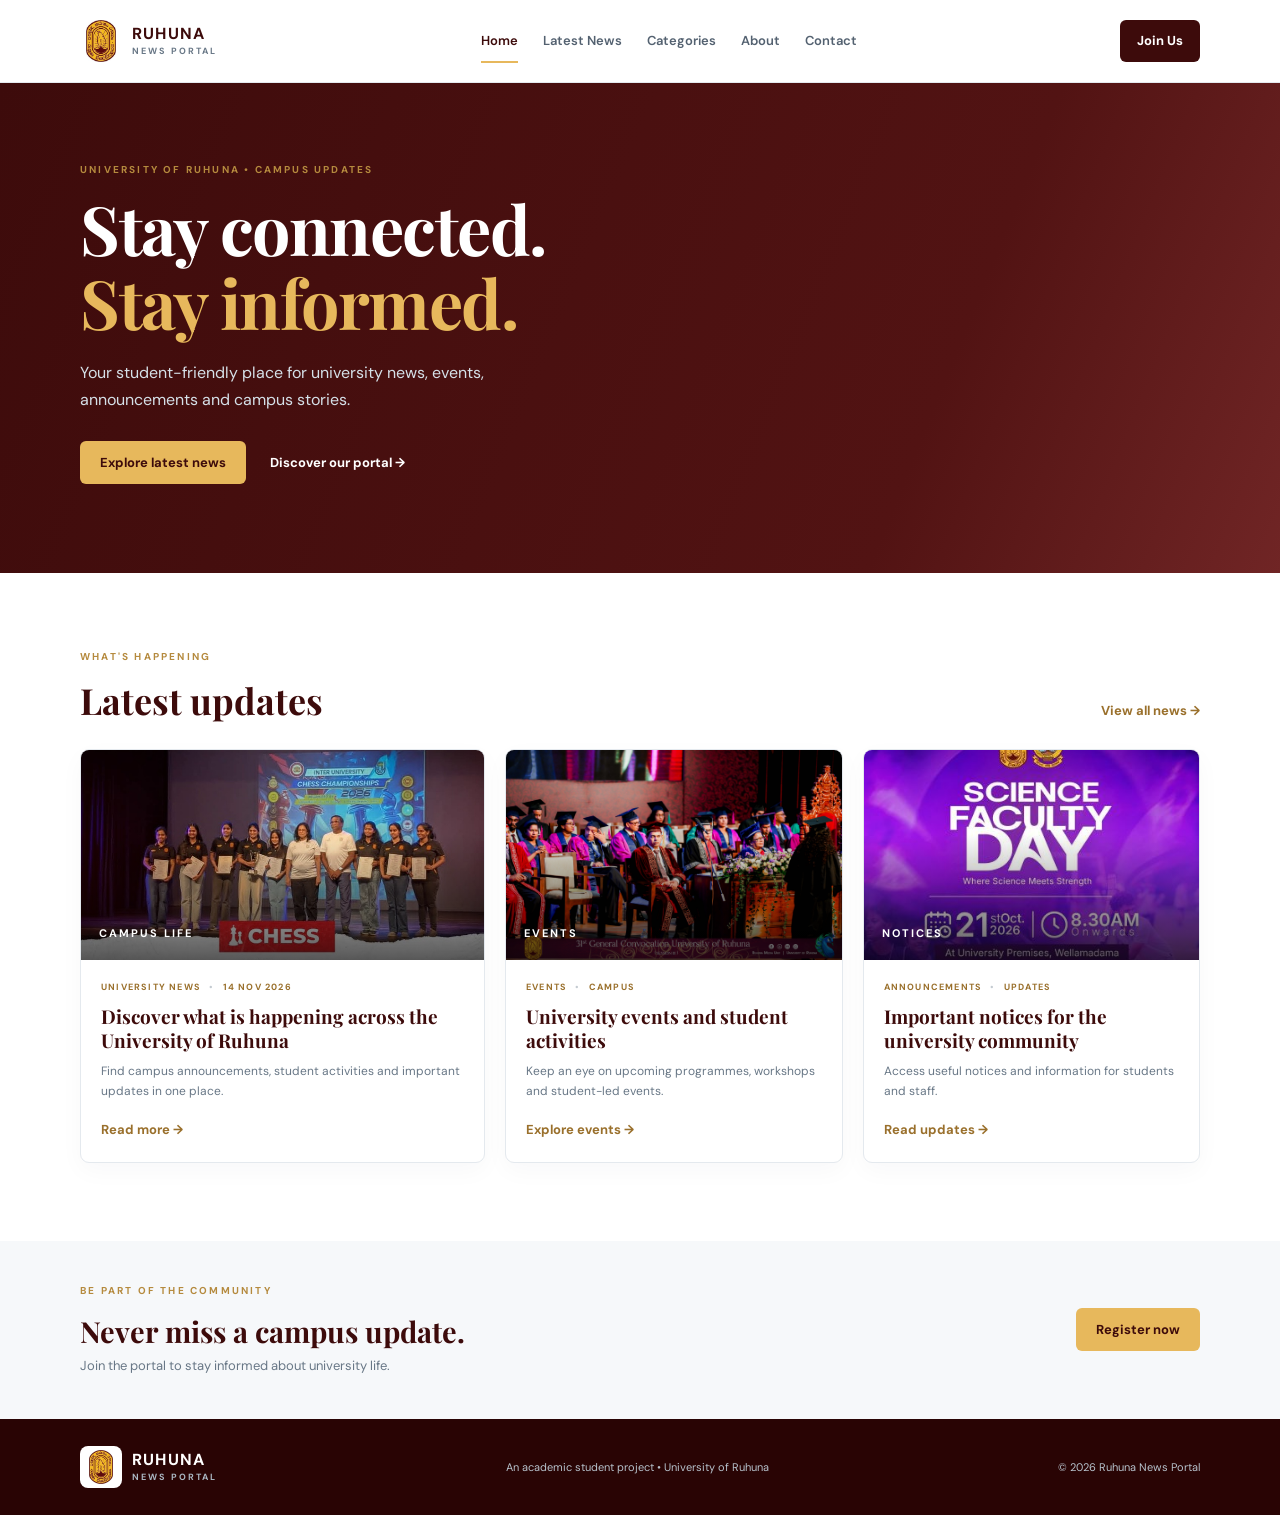
<file: index.html>
<!DOCTYPE html>
<html lang="en">
<head>
  <meta charset="UTF-8">
  <meta name="viewport" content="width=device-width, initial-scale=1.0">
  <title>Ruhuna News | Home</title>
  <link rel="stylesheet" href="style.css">
  <style>
    
    /* Styles used only by the home page */
    .hero {
        background: linear-gradient( 112deg, #3d0b0b 0%, #521313 72%, #702525 100% );
        color: #fff;
        min-height: 490px;
        position: relative;
        overflow: hidden;
        display: flex;
        align-items: center;
    }

    .hero-content {
        position: relative;
        z-index: 1;
        padding-top: 54px;
        padding-bottom: 64px;
    }

    .hero h1 {
        font: 700 clamp(42px, 6vw, 68px)/1.08 'Playfair Display', Georgia, serif;
        margin: 0;
        letter-spacing: -1.5px;
    }

    .hero h1 span {
        color: var(--gold);
    }

    .hero-copy {
        max-width: 510px;
        color: #d5e0e8;
        margin: 22px 0 28px;
        font-size: 16px;
    }

    .hero-actions {
        display: flex;
        align-items: center;
        gap: 24px;
    }

    .section-heading {
        display: flex;
        justify-content: space-between;
        align-items: end;
        margin-bottom: 27px;
    }

    .section-heading h2 {
        font: 700 36px/1.2 'Playfair Display', Georgia, serif;
        color: var(--navy);
        margin: 0;
    }

    .news-grid {
        display: grid;
        grid-template-columns: 1.2fr 1fr 1fr;
        gap: 20px;
    }

    .news-card {
        border: 1px solid var(--line);
        border-radius: 9px;
        overflow: hidden;
        background: #fff;
        box-shadow: 0 8px 24px #10243a08;
    }

    .news-art {
        height: 170px;
        display: flex;
        align-items: end;
        padding: 18px;
        position: relative;
        overflow: hidden;
    }

    .news-art:before,
    .news-art:after {
        content: '';
        position: absolute;
        border: 1px solid #ffffff55;
        border-radius: 50%;
        width: 180px;
        height: 180px;
        right: -25px;
        top: -75px;
    }

    .news-art:after {
        width: 115px;
        height: 115px;
        right: 35px;
        top: 5px;
    }

    .news-art span {
        position: relative;
        z-index: 1;
        color: #fff;
        font-size: 11px;
        font-weight: 700;
        letter-spacing: 2px;
    }

    .news-art.has-photo {
        height: 210px;
    }

    .news-art img {
        position: absolute;
        inset: 0;
        width: 100%;
        height: 100%;
        object-fit: cover;
        z-index: 0;
    }

    .news-art.has-photo:before {
        inset: 0;
        width: auto;
        height: auto;
        border: 0;
        border-radius: 0;
        background: linear-gradient(to top, rgba(0, 0, 0, .65), transparent 60%);
        z-index: 1;
    }

    .news-art.has-photo:after {
        display: none;
    }

    .news-art.has-photo span {
        z-index: 2;
    }

    .art-blue {
        background: linear-gradient(135deg, #3d0b0b, #8a4545);
    }

    .art-gold {
        background: linear-gradient(135deg, #99733a, #e4bd72);
    }

    .art-green {
        background: linear-gradient(135deg, #35665e, #8bb7a1);
    }

    .art-purple {
        background: linear-gradient(135deg, #555078, #a39bc8);
    }

    .card-body {
        padding: 20px;
    }

    .meta {
        font-size: 9px;
        letter-spacing: 1.2px;
        font-weight: 700;
        color: #9a702c;
        margin: 0 0 9px;
    }

    .meta span {
        padding: 0 5px;
        color: #c4cbd1;
    }

    .card-body h3 {
        font: 700 19px/1.3 'Playfair Display', Georgia, serif;
        color: var(--navy);
        margin: 0 0 9px;
    }

    .card-body p:not(.meta) {
        font-size: 12px;
        color: var(--muted);
        margin: 0 0 14px;
    }

    .cta-band {
        background: var(--paper);
        padding: 42px 0;
    }

    .cta-inner {
        display: flex;
        align-items: center;
        justify-content: space-between;
        gap: 25px;
    }

    .cta-inner h2 {
        font: 700 29px 'Playfair Display', Georgia, serif;
        color: var(--navy);
        margin: 0;
    }

    .cta-inner p:not(.eyebrow) {
        color: var(--muted);
        margin: 5px 0 0;
        font-size: 13px;
    }

    @media (max-width: 850px) {

        .news-grid {
            grid-template-columns: 1fr 1fr;
        }

        .featured-card {
            grid-column: span 2;
        }
    }

    @media (max-width: 560px) {

        .hero {
            min-height: 430px;
        }

        .hero h1 {
            font-size: 45px;
        }

       

        .hero-actions,
        .cta-inner {
            align-items: flex-start;
            flex-direction: column;
        }

        .section-heading {
            align-items: flex-start;
            gap: 12px;
            flex-direction: column;
        }

        .news-grid {
            grid-template-columns: 1fr;
        }

        .featured-card {
            grid-column: auto;
        }
    }
  </style>
</head>
<body>
<header class="site-header">
  <div class="container header-inner">
    <a class="brand" href="index.html"><img class="brand-logo" src="images/logo.jpeg" alt="University of Ruhuna Logo"><span>RUHUNA <small>NEWS PORTAL</small></span></a>
    <nav class="main-nav">
      <a class="active" href="index.html">Home</a><a href="news.html">Latest News</a>
      <a href="services.html">Categories</a><a href="about.html">About</a><a href="contact.html">Contact</a>
    </nav>
    <a class="nav-button" href="registration.html">Join Us</a>
  </div>
</header>

<main>
  <section class="hero">
    <div class="container hero-content">
      <p class="eyebrow">UNIVERSITY OF RUHUNA • CAMPUS UPDATES</p>
      <h1>Stay connected.<br><span>Stay informed.</span></h1>
      <p class="hero-copy">Your student-friendly place for university news, events, announcements and campus stories.</p>
      <div class="hero-actions"><a class="button button-light" href="news.html">Explore latest news</a><a class="text-link light-link" href="about.html">Discover our portal →</a></div>
    </div>
   
  </section>

  <section class="section container">
    <div class="section-heading"><div><p class="eyebrow">WHAT'S HAPPENING</p><h2>Latest updates</h2></div><a class="text-link" href="news.html">View all news →</a></div>
    <div class="news-grid">
      <article class="news-card featured-card">
        <div class="news-art has-photo"><img src="images/news1.jpg" alt="University of Ruhuna women's chess team, first runner up at the Inter-University Championship 2026" style="object-position:center 30%"><span> CAMPUS LIFE </span></div>
        <div class="card-body"><p class="meta">UNIVERSITY NEWS <span>•</span> 14 NOV 2026</p><h3>Discover what is happening across the University of Ruhuna</h3><p>Find campus announcements, student activities and important updates in one place.</p><a href="news.html#:~:text=Colours%20Awarding%20Ceremony" class="text-link">Read more →</a></div>
      </article>
      <article class="news-card">
        <div class="news-art has-photo"><img src="images/news2.jpeg" alt="31st General Convocation of the University of Ruhuna" style="object-position:center 40%"><span> EVENTS </span></div>
        <div class="card-body"><p class="meta">EVENTS <span>•</span> CAMPUS</p><h3>University events and student activities</h3><p>Keep an eye on upcoming programmes, workshops and student-led events.</p><a href="news.html#:~:text=Julia%20Tabben" class="text-link">Explore events →</a></div>
      </article>
      <article class="news-card">
        <div class="news-art has-photo"><img src="images/news5.jpg" alt="Science Faculty Day 2026 poster" style="object-position:center 50%"><span> NOTICES </span></div>
        <div class="card-body"><p class="meta">ANNOUNCEMENTS <span>•</span> UPDATES</p><h3>Important notices for the university community</h3><p>Access useful notices and information for students and staff.</p><a href="news.html#:~:text=Science%20Faculty%20Day" class="text-link">Read updates →</a></div>
      </article>
    </div>
  </section>

  <section class="cta-band"><div class="container cta-inner"><div><p class="eyebrow">BE PART OF THE COMMUNITY</p><h2>Never miss a campus update.</h2><p>Join the portal to stay informed about university life.</p></div><a class="button button-light" href="registration.html">Register now</a></div></section>
</main>

<footer class="site-footer"><div class="container footer-inner"><a class="brand footer-brand" href="index.html"><img class="brand-logo" src="images/logo.jpeg" alt="University of Ruhuna Logo"><span>RUHUNA <small>NEWS PORTAL</small></span></a><p>An academic student project • University of Ruhuna</p><p>© 2026 Ruhuna News Portal</p></div></footer>
</body>
</html>
</file>
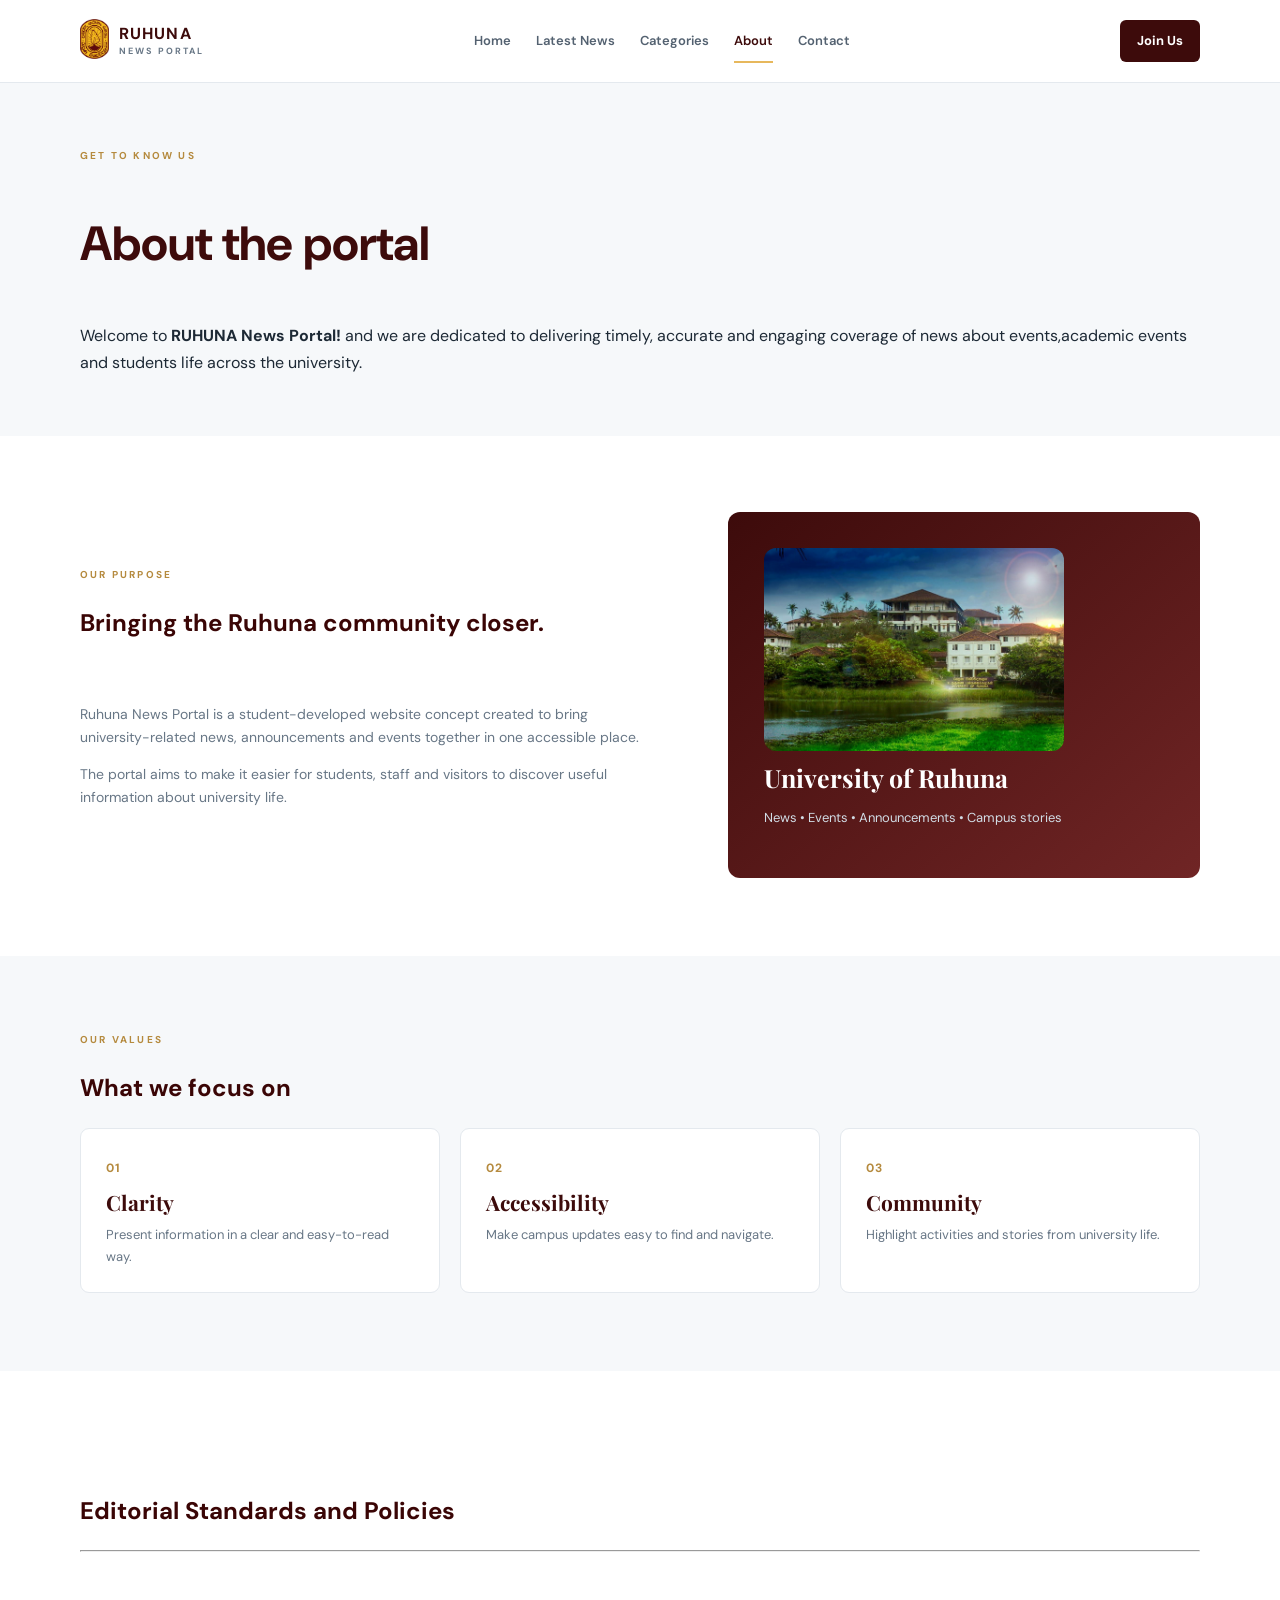
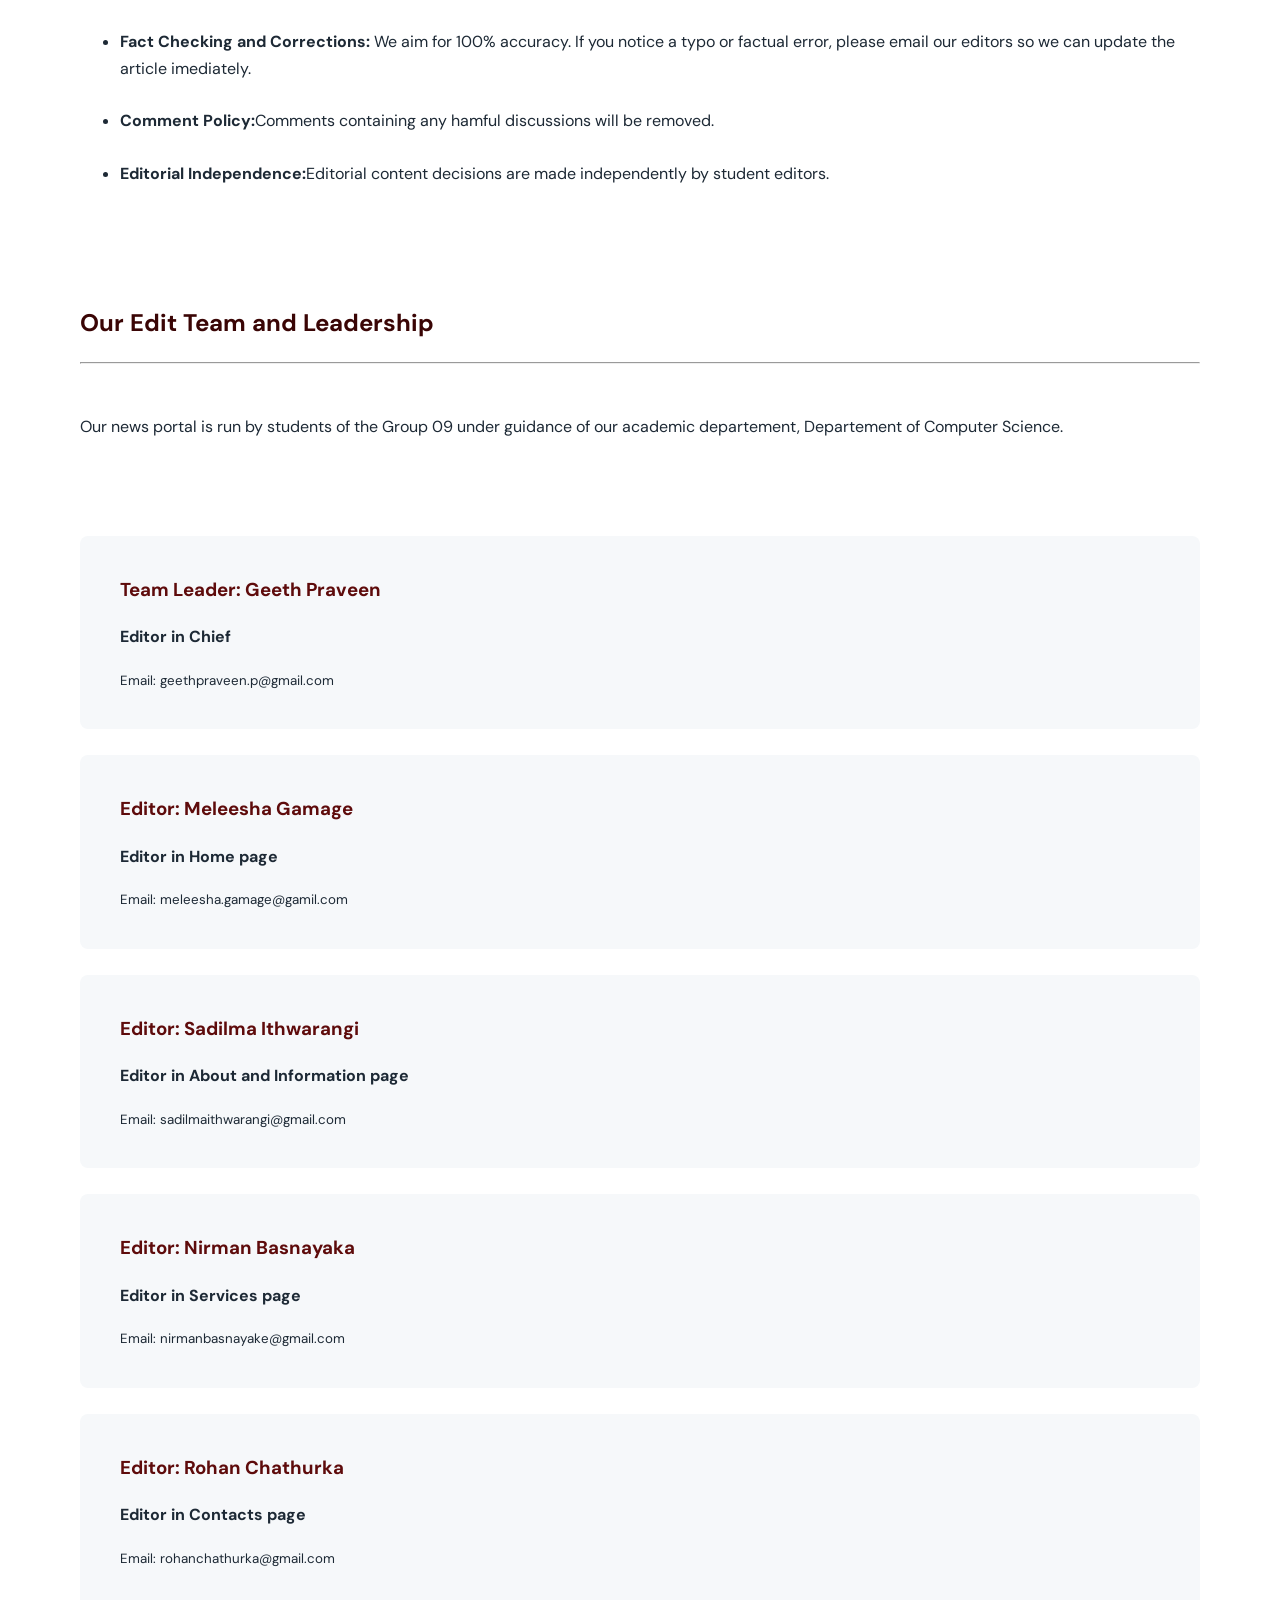
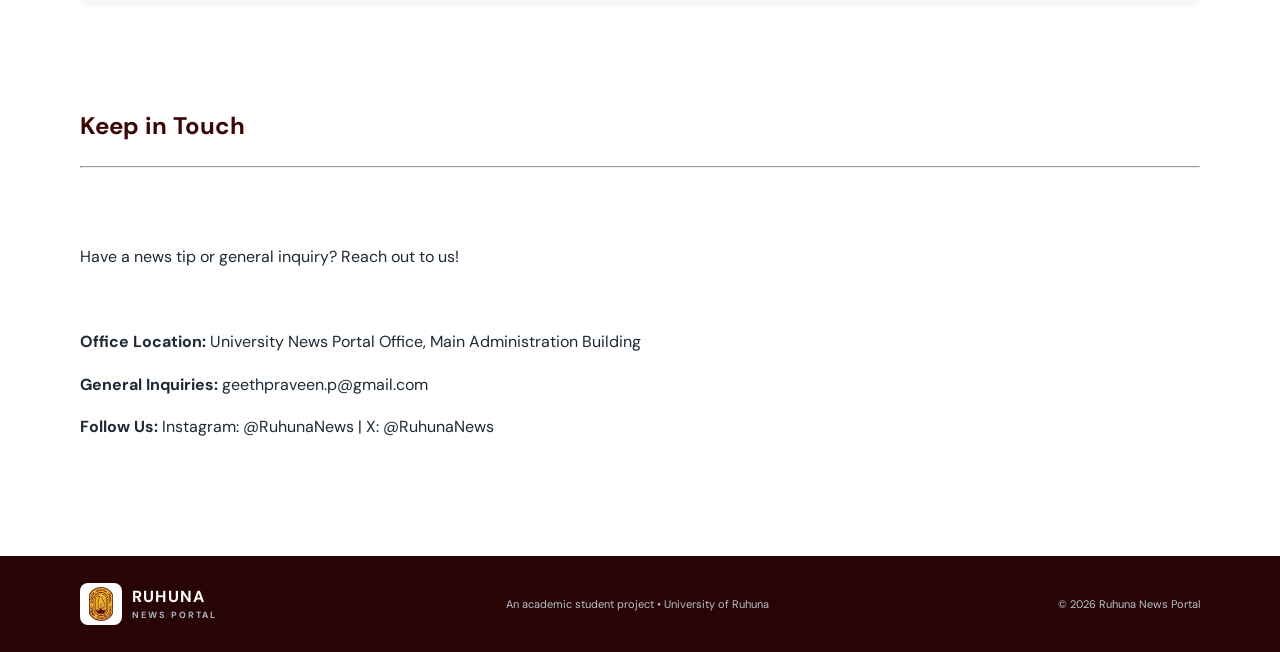
<file: about.html>
<!DOCTYPE html>
<html lang="en">
<head>

    <meta charset="UTF-8">
    <meta name="viewport" content="width=device-width, initial-scale=1.0">

    <title>About & Information | Ruhuna news</title>

    <link rel="stylesheet" href="style.css">

    <style>

        /*page heading*/

        .page-hero {
            background: var(--paper);
            padding: 65px 0 60px;
        }

        .page-hero h1 {
            font-size: 48px;
            color: var(--navy);
        }

        .page-hero p:last-child {
             
            margin: 13px 0 0;
        }

        .logo {
            max-width: 40px;
            max-height: 40px;
        }

        /* About Content */

        .two-column {
            display: grid;
            grid-template-columns: 1.1fr .9fr;
            gap: 70px;
            align-items: center;
        }

        .body-copy {
            color: var(--muted);
            font-size: 14px;
            max-width: 620px;
        }

        * {
            box-sizing: border-box;
            }

        .content {
             width: 100%;
             max-width: 1300px;
            margin: 0 auto;
              padding: 40px;
             border-radius: 8px;
        }


        /* Information Panel */

        .info-panel {
            min-height: 260px;
            border-radius: 12px;

            background: linear-gradient(140deg,var(--navy),#702525);

            color: #fff;
            padding: 36px;

            display: flex;
            flex-direction: column;
            justify-content: center;
        }

        .panel-symbol {
            font: 700 54px 'Playfair Display', serif;
            color: var(--gold);
        }

        .info-panel h3 {
            font: 700 25px 'Playfair Display', serif;
            margin: 10px 0 0;
            color: #fff;
            
        }

        .info-panel p {
            color: #d1dce5;
            font-size: 13px;
        }

        .Ru-background {
            max-width: 300px;
            max-height: 260px;
            border-radius: 12px;
        }

        /* Our Values */

        .soft-section {
            background: var(--paper);
        }

        .value-grid {
            display: grid;
            grid-template-columns: repeat(3, 1fr);
            gap: 20px;
        }

        .value-grid article,

        .category-card {
            background: #fff;
            border: 1px solid var(--line);
            border-radius: 9px;
            padding: 25px;
        }

        .value-grid article span,

        .category-icon {
            color: #b58a3e;
            font-weight: 700;
            font-size: 12px;
            letter-spacing: 1px;
        }

        .value-grid h3,

        .category-card h2 {
            font: 700 21px 'Playfair Display', serif;
            color: var(--navy);
            margin: 8px 0;
        }

        .value-grid p,
        .category-card p {
            font-size: 13px;
            color: var(--muted);
            margin: 0;
        }

         /*Our edit team and leadership*/
        
        .edit {
                width: min(1120px, calc(100% - 44px));
                margin: 0 auto;
                 padding-top: 100px;
                padding-bottom: 100px;
            }
         

        .card {
            
            padding: 20px;
            padding-left: 40px;
            border-radius: 8px;
            background-color: var(--paper);
        
        }

        .card h3{
            color: #5e0b0b;
        }

        h2,h3 {
            color: #3a0505;
        }

         

        

        
    </style>
</head>

<body>

        <header class="site-header">
            <div class="container header-inner">
                <a class="brand" href="index.html">
                    <span class="brand-mark"><img class="logo" src="images/logo backgroud removed.gif"></span>
                    <span>RUHUNA<small>NEWS PORTAL</small></span>
                </a>
                <nav class="main-nav">
                    <a href="index.html">Home</a>
                    <a href="news.html">Latest News</a>
                    <a href="services.html">Categories</a>
                    <a class="active" href="about.html">About</a>
                    <a href="contact.html">Contact</a>
                </nav>
                <a class="nav-button" href="registration.html">Join Us</a>
            </div>
        </header>

        <main>
            <section class="page-hero">

                <div class="container">
                    <p class="eyebrow">GET TO KNOW US</p>

                    <h1>About the portal</h1>

                     <p>Welcome to <strong>RUHUNA News Portal!</strong>
                        and we are dedicated to delivering timely,
                        accurate and engaging coverage of news about events,academic
                        events and students life across the university.
                    </p>

                </div>

            </section>

            <section class="section container two-column">

                <div>
                    <p class="eyebrow">OUR PURPOSE</p>
                    <h2>Bringing the Ruhuna community closer.</h2>
                    <br>
                    <p class="body-copy">Ruhuna News Portal is a student-developed
                         website concept created to bring university-related news, 
                         announcements and events together in one accessible place.</p>
                    <p class="body-copy">The portal aims to make it easier for students,
                         staff and visitors to discover useful information about university
                          life.
                    </p>
                </div>
                <div class="info-panel"><img class="Ru-background" src="images/Ruhuna.jpg" >
                    <span class="panel-symbol"></span>
                    <h3>University of Ruhuna</h3>
                    <p>News • Events • Announcements • Campus stories</p>
                </div>
            </section>

            <section class="section soft-section">
                <div class="container">
                    <div class="section-heading">
                        <div><p class="eyebrow">OUR VALUES</p>
                            <h2>What we focus on</h2>
                        </div>
                    </div>
                    <div class="value-grid">
                        <article><span>01</span>
                            <h3>Clarity</h3>
                            <p>Present information in a clear and easy-to-read way.</p>
                        </article>
                        <article>
                            <span>02</span>
                            <h3>Accessibility</h3>
                            <p>Make campus updates easy to find and navigate.</p>
                        </article>
                        <article>
                            <span>03</span>
                            <h3>Community</h3>
                            <p>Highlight activities and stories from university life.</p>
                        </article>
                    </div>
                </div>
            </section>
        </main>

            <section class="edit">

                <h2>Editorial Standards and Policies</h2>
                <hr>
                <br><br>

                <ul>
                    <li><strong>Fact Checking and Corrections:</strong>
                        We aim for 100% accuracy. If you notice a typo or 
                        factual error, please email our editors so we can
                        update the article imediately.</li>
                    <br>
                    <li><strong>Comment Policy:</strong>Comments containing any hamful
                    discussions will be removed.</li>
                    <br>
                    <li><strong>Editorial Independence:</strong>Editorial content 
                        decisions are made independently by student editors.</li>

                </ul>

                <section>
                    <br><br><br>
                    
                    <h2>Our Edit Team and Leadership</h2>
                    <hr><br>
                    <p>
                        Our news portal is run by students of the Group 09 under
                        guidance of our academic departement, Departement of Computer
                        Science.
                        <br><br><br><br>
                    </p>
                    <div class="grid">
                        <div class="card">
                            <h3>Team Leader: Geeth Praveen</h3>
                            <p><strong>Editor in Chief</strong></p>
                            <p><small>Email: geethpraveen.p@gmail.com</small></p>
                        </div>

                        <br>

                        <div class="card">
                            <h3>Editor: Meleesha Gamage</h3>
                            <p><strong>Editor in Home page</strong></p>
                            <p><small>Email: meleesha.gamage@gamil.com</small></p>
                        </div>

                        <br>

                        <div class="card">
                            <h3>Editor: Sadilma Ithwarangi</h3>
                            <p><strong>Editor in About and Information page </strong></p>
                            <p><small>Email: sadilmaithwarangi@gmail.com</small></p>
                        </div>

                        <br>

                        <div class="card">
                            <h3>Editor: Nirman Basnayaka</h3>
                            <p><strong>Editor in Services page</strong></p>
                            <p><small>Email: nirmanbasnayake@gmail.com</small></p>
                        </div>

                        <br>

                        <div class="card">
                            <h3>Editor: Rohan Chathurka</h3>
                            <p><strong>Editor in Contacts page </strong></p>
                            <p><small>Email: rohanchathurka@gmail.com</small></p>
                        </div>
                    </div>
                </section>
                <section>
                        <br><br><br>

                        <h2>Keep in Touch</h2>
                        <hr>
                        <br><br>

                        <p>Have a news tip or general inquiry?
                            <a href="contact.html">Reach out to us!</a>
                        </p>

                        <br> 

                        <div class="contact">
                            <p>
                                <strong>Office Location:</strong>
                                University News Portal Office, 
                                Main Administration Building
                            </p>

                            <p>
                                <strong>General Inquiries:</strong> 
                                <a href="geethpraveen.p@gmail.com">geethpraveen.p@gmail.com</a>
                            </p>

                            <p>
                                <strong>Follow Us:</strong>
                                Instagram: @RuhunaNews | X: @RuhunaNews
                            </p>
                        </div>
                </section>
            </section>
            <footer class="site-footer">
                <div class="container footer-inner">
                    <a class="brand footer-brand" href="index.html">
                        <span class="brand-mark"><img class="brand-logo" src="images/logo.jpeg" alt="University of Ruhuna Logo"></span>
                        <span>RUHUNA <small>NEWS PORTAL</small></span>
                    </a>
                    <p>An academic student project • University of Ruhuna</p>
                    <p>© 2026 Ruhuna News Portal</p>
                    </div>
            </footer>
    </body>
</html>
</file>
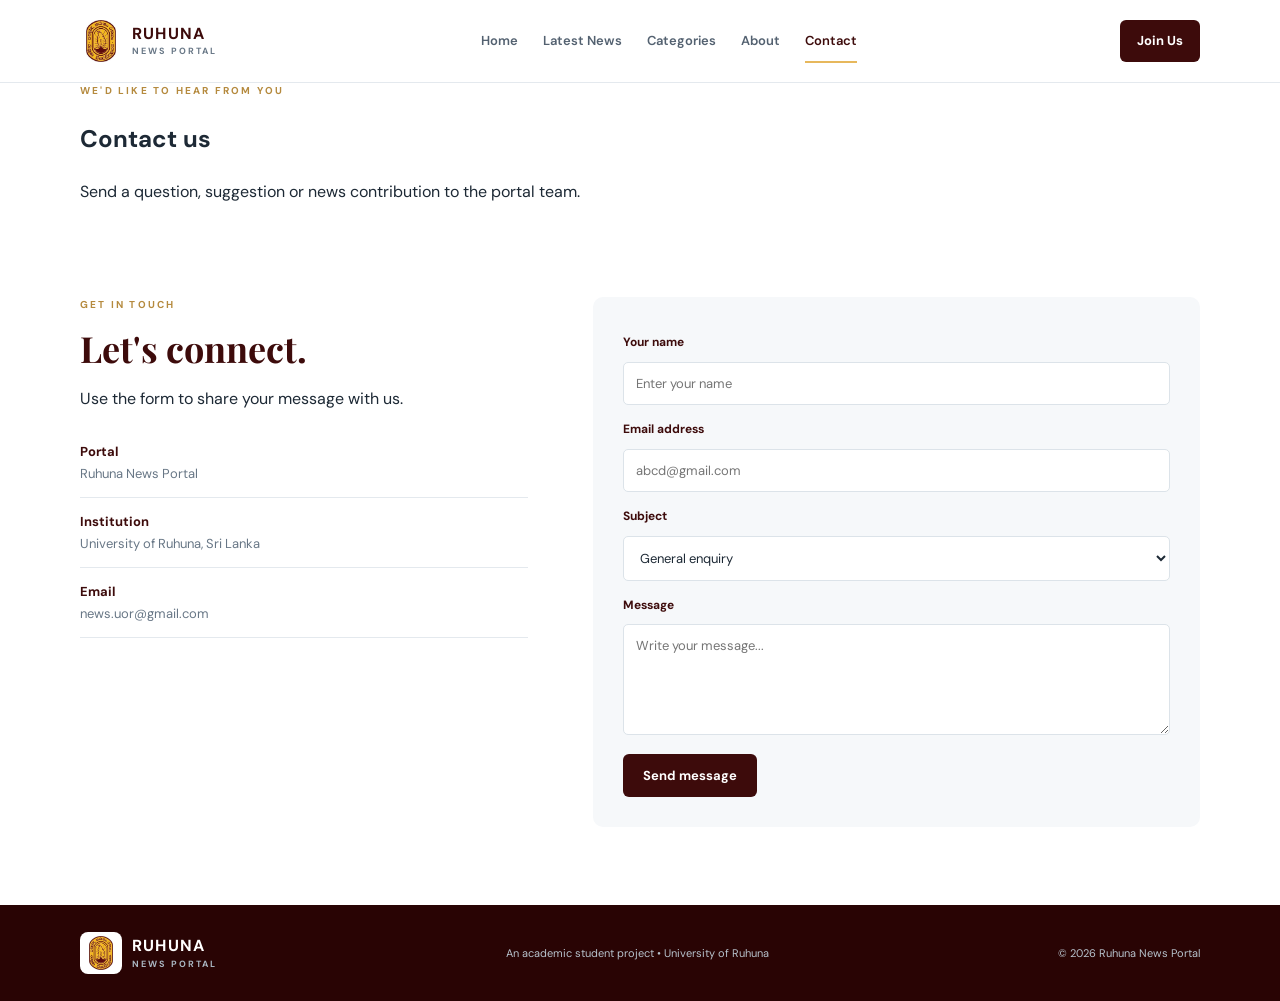
<file: contact.html>
<!DOCTYPE html>
<html lang="en">
<head>
    <meta charset="UTF-8">
    <meta name="viewport" content="width=device-width, initial-scale=1.0">
    <title>Contact | Ruhuna News</title>

    <link rel="stylesheet" href="style.css">

    <style>
     

         /* Contact Layout */

            .contact-layout {
                display: grid;
                grid-template-columns: .85fr 1.15fr;
                gap: 65px;
                align-items: start;
            }

            .contact-layout h2 {
                font: 700 36px/1.2 'Playfair Display', Georgia, serif;
                color: var(--navy);
                margin: 0;
            }

        /* Contact Details */

            .contact-detail {
                display: flex;
                flex-direction: column;
                border-bottom: 1px solid var(--line);
                padding: 13px 0;
                font-size: 13px;
            }

            .contact-detail strong {
                color: var(--navy);
            }

            .contact-detail span {
                color: var(--muted);
            }

        /* Forms */

            .contact-form {
                background: var(--paper);
                padding: 30px;
                border-radius: 10px;

                display: flex;
                flex-direction: column;
                gap: 9px;
            }

            .contact-form label {
                font-size: 12px;
                font-weight: 700;
                color: var(--navy);
                margin-top: 6px;
            }

        /* Form Input Fields */

            .contact-form input,
            .contact-form select,
            .contact-form textarea {
                width: 100%;
                border: 1px solid #dce3e9;
                border-radius: 5px;
                padding: 12px;

                font: 13px 'DM Sans', sans-serif;

                background: #fff;
                color: var(--ink);
            }

            .contact-form textarea {
                resize: vertical;
            }

            .contact-form button {
                margin-top: 10px;
                align-self: flex-start;
            }

            .form-note {
                font-size: 10px;
                color: var(--muted);
                margin: 3px 0 0;
            }


        /*RESPONSIVE DESIGN (CONTACT PAGE)*/

            @media (max-width: 850px) {

                .contact-layout {
                    grid-template-columns: 1fr;
                    gap: 30px;
                }
            }

            @media (max-width: 560px) {

                .contact-form {
                    padding: 20px;
                }
            }
    </style>

</head>

<body>

    <header class="site-header">
        <div class="container header-inner">
            <a class="brand" href="index.html">
                <img class="brand-logo" src="images/logo.jpeg" alt="University of Ruhuna Logo">
                <span>RUHUNA <small>NEWS PORTAL</small></span>
            </a>
  
            <nav class="main-nav">
                <a href="index.html">Home</a>
                <a href="news.html">Latest News</a>
                <a href="services.html">Categories</a>
                <a href="about.html">About</a>
                <a class="active" href="contact.html">Contact</a> 
            </nav>

            <a class="nav-button" href="registration.html">Join Us</a>

            
        </div>
    </header>

  <main>

        <section class="page-hero">
            <div class="container">
                <p class="eyebrow">WE'D LIKE TO HEAR FROM YOU</p>
                <h1>Contact us</h1>
                <p>Send a question, suggestion or news contribution to the portal team.</p>
            </div>
        </section>

        <section class="section container contact-layout">

            <div>
                <p class="eyebrow">GET IN TOUCH</p>
                <h2>Let's connect.</h2>
                <p class="body-copy">Use the form to share your message with us.</p>

                <div class="contact-detail">
                    <strong>Portal</strong>
                    <span>Ruhuna News Portal</span>
                </div>
                <div class="contact-detail">
                    <strong>Institution</strong>
                    <span>University of Ruhuna, Sri Lanka</span>
                </div>
                <div class="contact-detail">
                    <strong>Email</strong>
                    <span>news.uor@gmail.com</span>
                </div>
            </div>
            <form class="contact-form" action="#" method="post">
                <label for="name">Your name</label>
                <input id="name" name="name" type="text" placeholder="Enter your name" required>

                <label for="email">Email address</label>
                <input id="email" name="email" type="email" placeholder="abcd@gmail.com" required>

                <label for="topic">Subject</label>
                <select id="topic" name="topic">
                    <option value="general">General enquiry</option>
                    <option value="news">News contribution</option>
                    <option value="feedback">Website feedback</option>
                </select>

                <label for="message">Message</label>
                <textarea id="message" name="message" rows="5" placeholder="Write your message..." required></textarea>

                <button class="button button-dark" type="submit">Send message</button>
                
            </form>


        </section>
          
  </main>
 
    <footer class="site-footer">
        <div class="container footer-inner">
            <a class="brand footer-brand" href="index.html">
                <img class="brand-logo" src="images/logo.jpeg" alt="University of Ruhuna Logo">
                <span>RUHUNA <small>NEWS PORTAL</small></span>
            </a>
            <p>An academic student project • University of Ruhuna</p>
            <p>&copy; 2026 Ruhuna News Portal</p>
        </div>
    </footer>




</body>

</html>
</file>
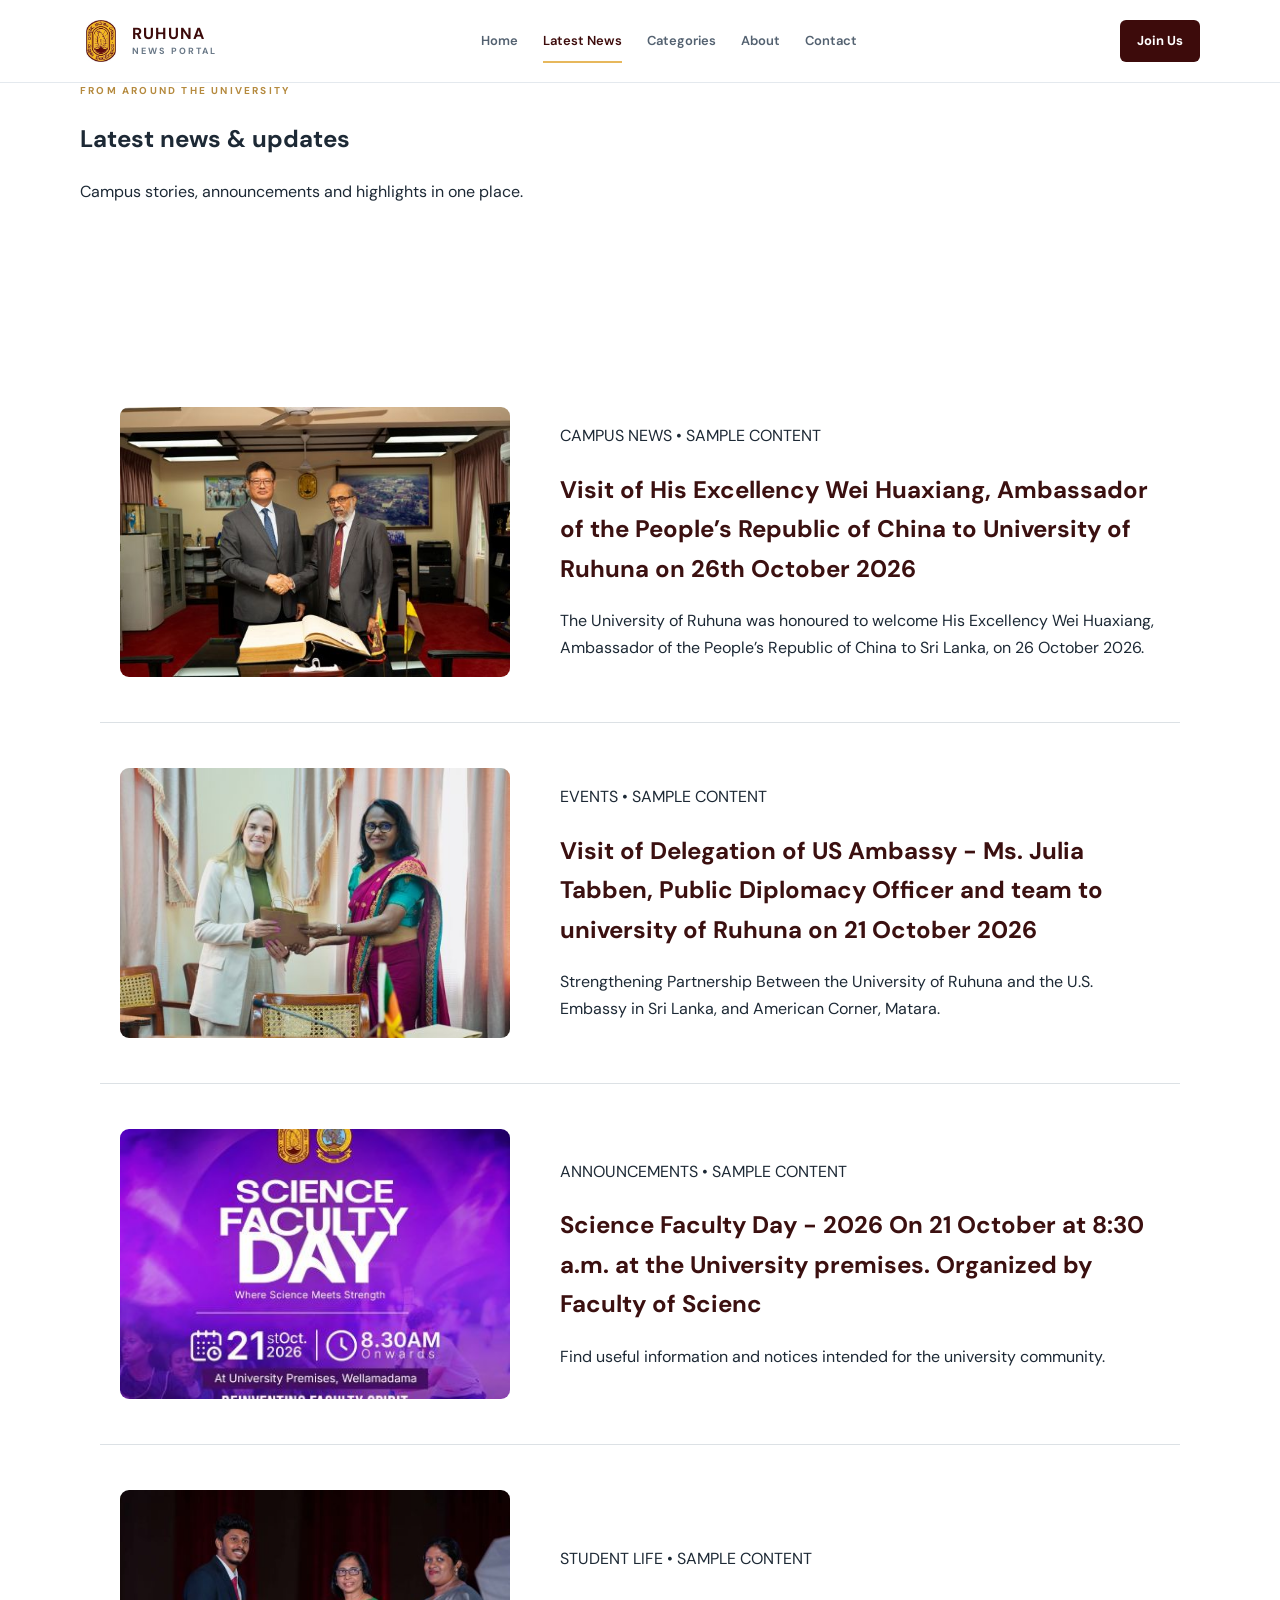
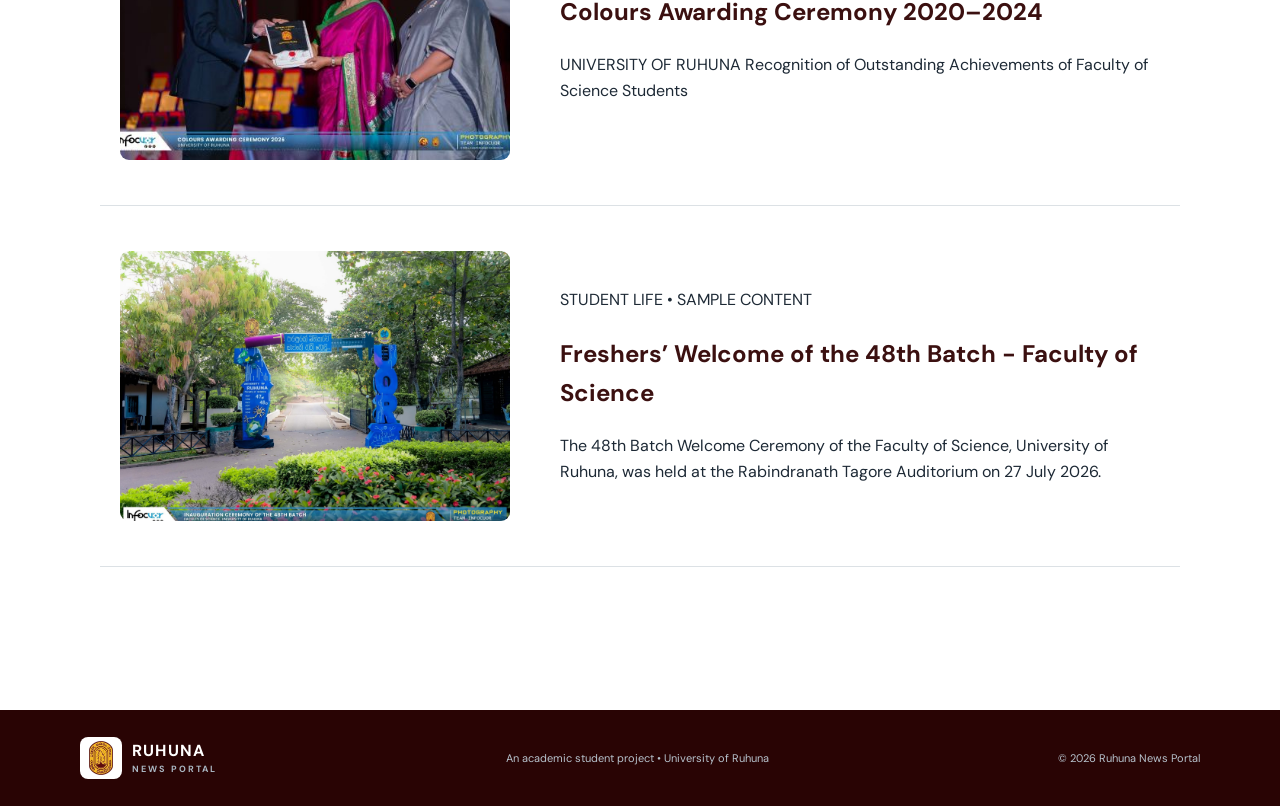
<file: news.html>
<!DOCTYPE html>
<html>

<head>
    <title>Latest News | Ruhuna News</title>

    <link rel="stylesheet" href="style.css">
    <style>
/* NEWS PAGE HEADER */
.news-hero {
    background-color: #f4f6f8;
    padding: 65px 0 75px;
}

.news-hero .news-container {
    max-width: 1380px;
    margin: auto;
    padding: 0 20px;
}

.news-label {
    color: #b77b27;
    font-size: 12px;
    font-weight: bold;
    letter-spacing: 3px;
    margin-bottom: 20px;
}

.news-main-title {
    font-family: Georgia, serif;
    font-size: 58px;
    color: #3b1010;
    margin: 0 0 12px;
}

.news-subtitle {
    color: #66798b;
    font-size: 19px;
    margin: 0;
}


/* NEWS LIST */
.news-list {
    max-width: 1380px;
    margin: auto;
    padding: 65px 20px;
}


/* EACH NEWS ROW */
.news-row {
    display: grid;
    grid-template-columns: 390px 1fr;
    gap: 50px;
    align-items: center;
    padding: 45px 20px;
    border-bottom: 1px solid #dce1e5;
}


/* NEWS IMAGE */
.news-art {
    width: 100%;
    height: 270px;
    border-radius: 9px;
    overflow: hidden;
}

.news-art img {
    width: 100%;
    height: 100%;
    object-fit: cover;
    display: block;
}


/* NEWS TEXT */
.news-category {
    color: #a66a1c;
    font-size: 11px;
    font-weight: bold;
    letter-spacing: 1.5px;
    margin-bottom: 13px;
}

.news-title {
    font-family: Georgia, serif;
    font-size: 29px;
    line-height: 1.25;
    color: #3b1010;
    margin: 0 0 12px;
}

.news-description {
    color: #718092;
    font-size: 16px;
    line-height: 1.6;
    margin: 0;
}


/* MOBILE RESPONSIVE */
@media (max-width: 768px) {

    .news-main-title {
        font-size: 38px;
    }

    .news-row {
        grid-template-columns: 1fr;
        gap: 22px;
        padding: 30px 0;
    }

    .news-art {
        height: 230px;
    }

    .news-title {
        font-size: 23px;
    }

    .news-hero {
        padding: 45px 0;
    }

}

.news-row a {
    text-decoration: none;
}

.news-row a h2 {
    color: #3b1010;
    transition: color 0.3s ease;
}

.news-row a:hover h2 {
    color: maroon;
}       
    </style>
</head>


<body>

    <!-- ================= HEADER SECTION ================= -->

    <header class="site-header">

        <div class="container header-inner">

            <!-- Website Logo and Name -->

            <a class="brand" href="index.html"><img class="brand-logo" src="images/logo.jpeg" alt="University of Ruhuna Logo"><span>RUHUNA <small>NEWS PORTAL</small></span></a>


            <!-- Navigation Menu -->

            <nav class="main-nav">

                <a href="index.html">Home</a>

                <a class="active" href="news.html">Latest News</a>

                <a href="services.html">Categories</a>

                <a href="about.html">About</a>

                <a href="contact.html">Contact</a>

            </nav>


            

            <a class="nav-button" href="registration.html">
                Join Us
            </a>

        </div>

    </header>



    

    <main>


        

        <section class="page-hero">

            <div class="container">

                <p class="eyebrow">
                    FROM AROUND THE UNIVERSITY
                </p>

                <h1>Latest news & updates</h1>

                <p>
                    Campus stories, announcements and highlights in one place.
                </p>

            </div>

        </section>



       

        <section class="section container">

            <div class="news-list">


                <!-- NEWS 01 - CAMPUS NEWS -->

                <article class="news-row">

                    <div class="news-art">
                     <img src="images/news6.jpg">
                       
                    </div>

                    <div>

                        <p class="meta">
                            CAMPUS NEWS • SAMPLE CONTENT
                        </p>

                       <a href="https://www.ruh.ac.lk/index.php/en/news/1026-visit-of-his-excellency-wei-huaxiang-ambassador-of-the-people-s-republic-of-china-to-university-of-ruhuna-on-26th-october-2026">
                         <h2>
                             Visit of His Excellency Wei Huaxiang, Ambassador of the People’s Republic of China to University of Ruhuna on 26th October 2026
                        </h2>
                        </a>

                        <p>
                            The University of Ruhuna was honoured to welcome His Excellency Wei Huaxiang, Ambassador of the People’s Republic of China to Sri Lanka, on 26 October 2026.
                        </p>

                    </div>

                </article>



                <!-- NEWS 02 - UNIVERSITY EVENTS -->

                <article class="news-row">

                    <div class="news-art">
                       <img src="images/news7.jpg">
                    </div>

                    <div>

                        <p class="meta">
                            EVENTS • SAMPLE CONTENT
                        </p>
                        <a href="https://www.ruh.ac.lk/index.php/en/news/1025-visit-of-delegation-of-us-ambassy-ms-julia-tabben-public-diplomacy-officer-and-team-to-university-of-ruhuna-on-21-october-2026">
                           <h2>
                            Visit of Delegation of US Ambassy - Ms. Julia Tabben, Public Diplomacy Officer and team to university of Ruhuna on 21 October 2026
                        
                           </h2> 
                        
                        </a>
                        

                        <p>
                            Strengthening Partnership Between the University of Ruhuna and the U.S. Embassy in Sri Lanka, and American Corner, Matara.
                        </p>

                    </div>

                </article>



                <!-- NEWS 03 - ANNOUNCEMENTS -->

                <article class="news-row">

                    <div class="news-art">
                        <img src="images/news5.jpg">
                    </div>

                    <div>

                        <p class="meta">
                            ANNOUNCEMENTS • SAMPLE CONTENT
                        </p>
                        <a href="https://www.sci.ruh.ac.lk/info/74">
                        <h2>
                           Science Faculty Day - 2026  On 21 October at 8:30 a.m. at the University premises.

Organized by Faculty of Scienc
                        </h2>
                        </a>
                        <p>
                            Find useful information and notices intended
                            for the university community.
                        </p>

                    </div>

                </article>



                <!-- NEWS 04 - STUDENT LIFE -->

                <article class="news-row">

                    <div class="news-art">
                       <img src="images/news8.jpg">
                    </div>

                    <div>

                        <p class="meta">
                            STUDENT LIFE • SAMPLE CONTENT
                        </p>
                        <a href="https://www.sci.ruh.ac.lk/info/65">
                        <h2>
                           Colours Awarding Ceremony 2020–2024
                        </h2>
                        </a>
                        <p>
                           UNIVERSITY OF RUHUNA Recognition of Outstanding Achievements of Faculty of Science Students
                        </p>

                    </div>

                </article>

                 <!-- NEWS 05 - STUDENT LIFE -->

                <article class="news-row">

                    <div class="news-art">
                       <img src="images/news10.jpg">
                    </div>

                    <div>

                        <p class="meta">
                            STUDENT LIFE • SAMPLE CONTENT
                        </p>
                        <a href="https://www.sci.ruh.ac.lk/info/62">
                        <h2>
                           Freshers’ Welcome of the 48th Batch - Faculty of Science
                        </h2>
                        </a>
                        <p>
                            The 48th Batch Welcome Ceremony of the Faculty of Science, University of Ruhuna, was held at the Rabindranath Tagore Auditorium on 27 July 2026.
                        </p>

                    </div>

                </article>






            </div>


         
        </section>

    </main>



    

    

        <footer class="site-footer"><div class="container footer-inner"><a class="brand footer-brand" href="index.html"><img class="brand-logo" src="images/logo.jpeg" alt="University of Ruhuna Logo"><span>RUHUNA <small>NEWS PORTAL</small></span></a><p>An academic student project • University of Ruhuna</p><p>© 2026 Ruhuna News Portal</p></div></footer>


</body>

</html>
</file>
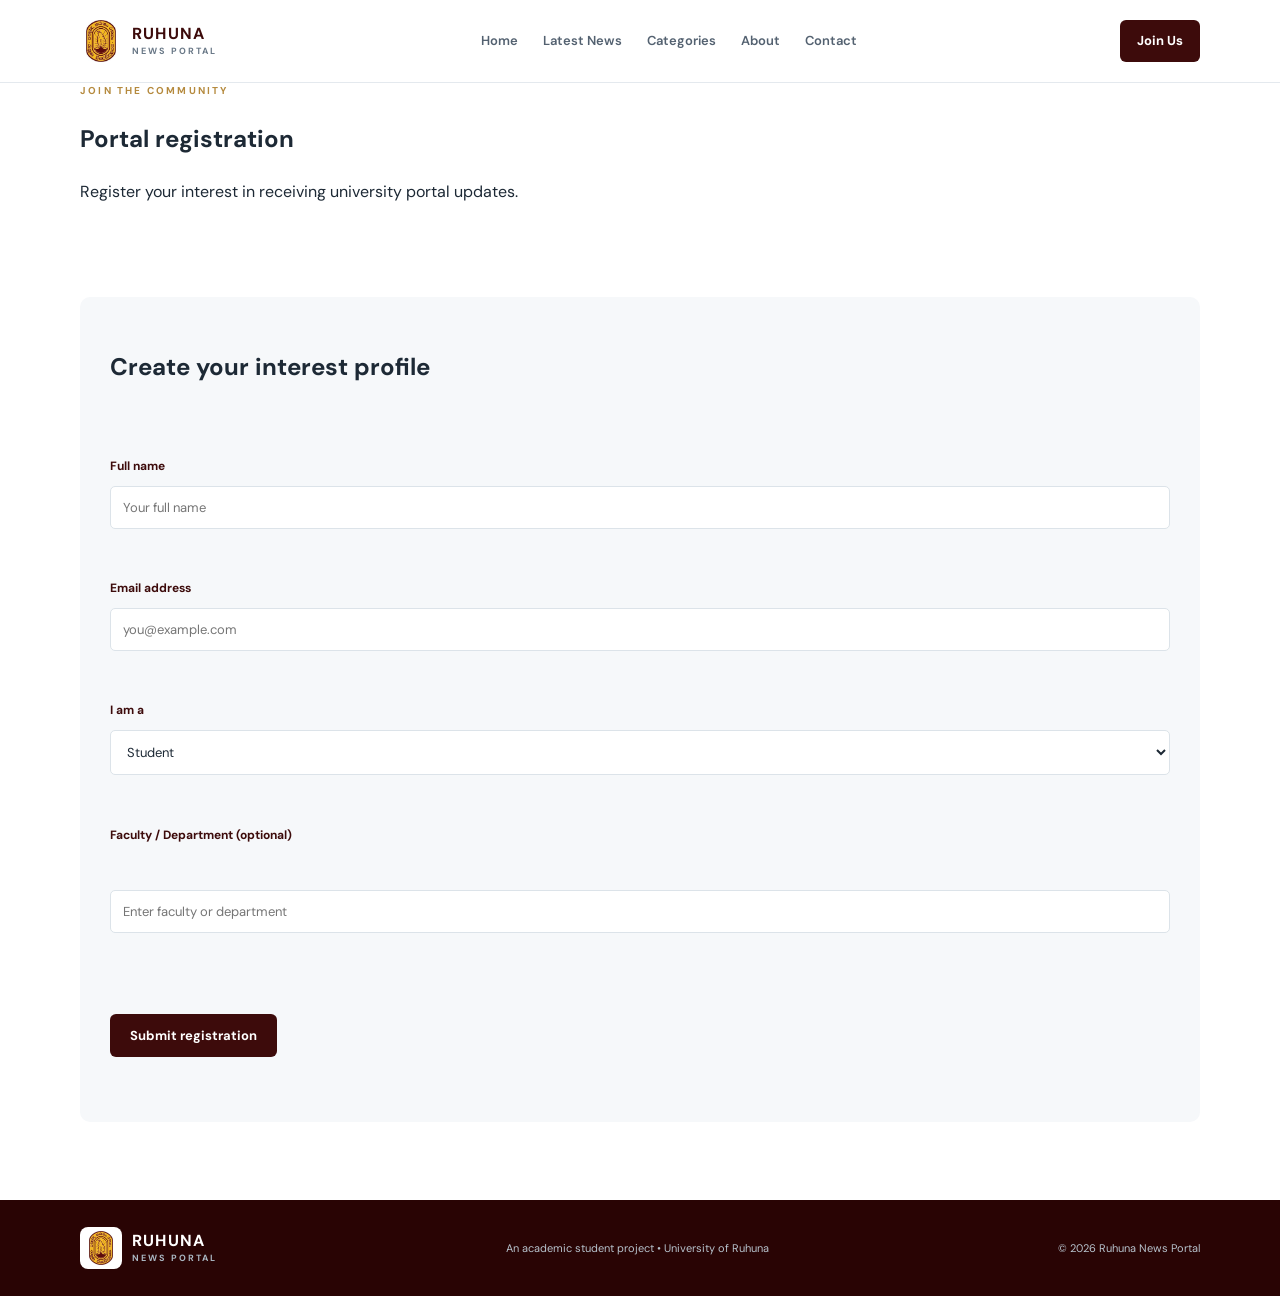
<file: registration.html>
<!DOCTYPE html>
<html>
<head>
    
    <title>Register | Ruhuna News</title>
    <link rel="stylesheet" href="style.css">
    <style>
.contact-layout {
    display: grid;
    grid-template-columns: .85fr 1.15fr;
    gap: 65px;
    align-items: start;
}

/* Contact Details */

.contact-detail {
    display: flex;
    flex-direction: column;
    border-bottom: 1px solid var(--line);
    padding: 13px 0;
    font-size: 13px;
}

.contact-detail strong {
    color: var(--navy);
}

.contact-detail span {
    color: var(--muted);
}

/* Forms */

.contact-form {
    background: var(--paper);
    padding: 30px;
    border-radius: 10px;

    display: flex;
    flex-direction: column;
    gap: 9px;
}

.contact-form label {
    font-size: 12px;
    font-weight: 700;
    color: var(--navy);
    margin-top: 6px;
}

/* Form Input Fields */

.contact-form input,
.contact-form select,
.contact-form textarea {
    width: 100%;
    border: 1px solid #dce3e9;
    border-radius: 5px;
    padding: 12px;

    font: 13px 'DM Sans', sans-serif;

    background: #fff;
    color: var(--ink);
}

.contact-form textarea {
    resize: vertical;
}

.contact-form button {
    margin-top: 10px;
    align-self: flex-start;
}

.form-note {
    font-size: 10px;
    color: var(--muted);
    margin: 3px 0 0;
}


    </style>
</head>
<body>
    <header class="site-header">
        
        <div class="container header-inner">
            <a class="brand" href="index.html"><img class="brand-logo" src="images/logo.jpeg" alt="University of Ruhuna Logo"><span>RUHUNA <small>NEWS PORTAL</small></span></a>
            
            <nav class="main-nav">
                <a href="index.html">Home</a>
                <a href="news.html">Latest News</a>
                <a href="services.html">Categories</a>
                <a href="about.html">About</a>
                <a href="contact.html">Contact</a>
            </nav>
            <a class="nav-button active-button" href="registration.html">Join Us</a>
        </div>
    </header>
<main>

<section class="page-hero">
    <div class="container">
        <p class="eyebrow">JOIN THE COMMUNITY</p>
        <h1>Portal registration</h1>
        <p>Register your interest in receiving university portal updates.</p>
    </div>
</section>

  <section class="section container register-wrap">
    
    <form class="contact-form register-form" action="#" method="post">
        <h2>Create your interest profile</h2><br>
        <label for="fullname">Full name</label>
        <input id="fullname" name="fullname" type="text" placeholder="Your full name" required><br>
        <label for="regemail">Email address</label>
        <input id="regemail" name="email" type="email" placeholder="you@example.com" required><br>
        <label for="role">I am a</label>
        <select id="role" name="role">
            <option>Student</option>
            <option>Academic staff member</option>
            <option>Non-academic staff member</option>
            <option>Visitor</option>
        </select>
        <br>
        <label for="faculty">Faculty / Department (optional)</label><br>
        <input id="faculty" name="faculty" type="text" placeholder="Enter faculty or department"><br><br>
        <button class="button button-dark" type="submit">Submit registration</button><br>
  
    </form>
</section>
</main>
<footer class="site-footer"><div class="container footer-inner"><a class="brand footer-brand" href="index.html"><img class="brand-logo" src="images/logo.jpeg" alt="University of Ruhuna Logo"><span>RUHUNA <small>NEWS PORTAL</small></span></a><p>An academic student project • University of Ruhuna</p><p>© 2026 Ruhuna News Portal</p></div></footer>
    
</body>
</html>
</file>
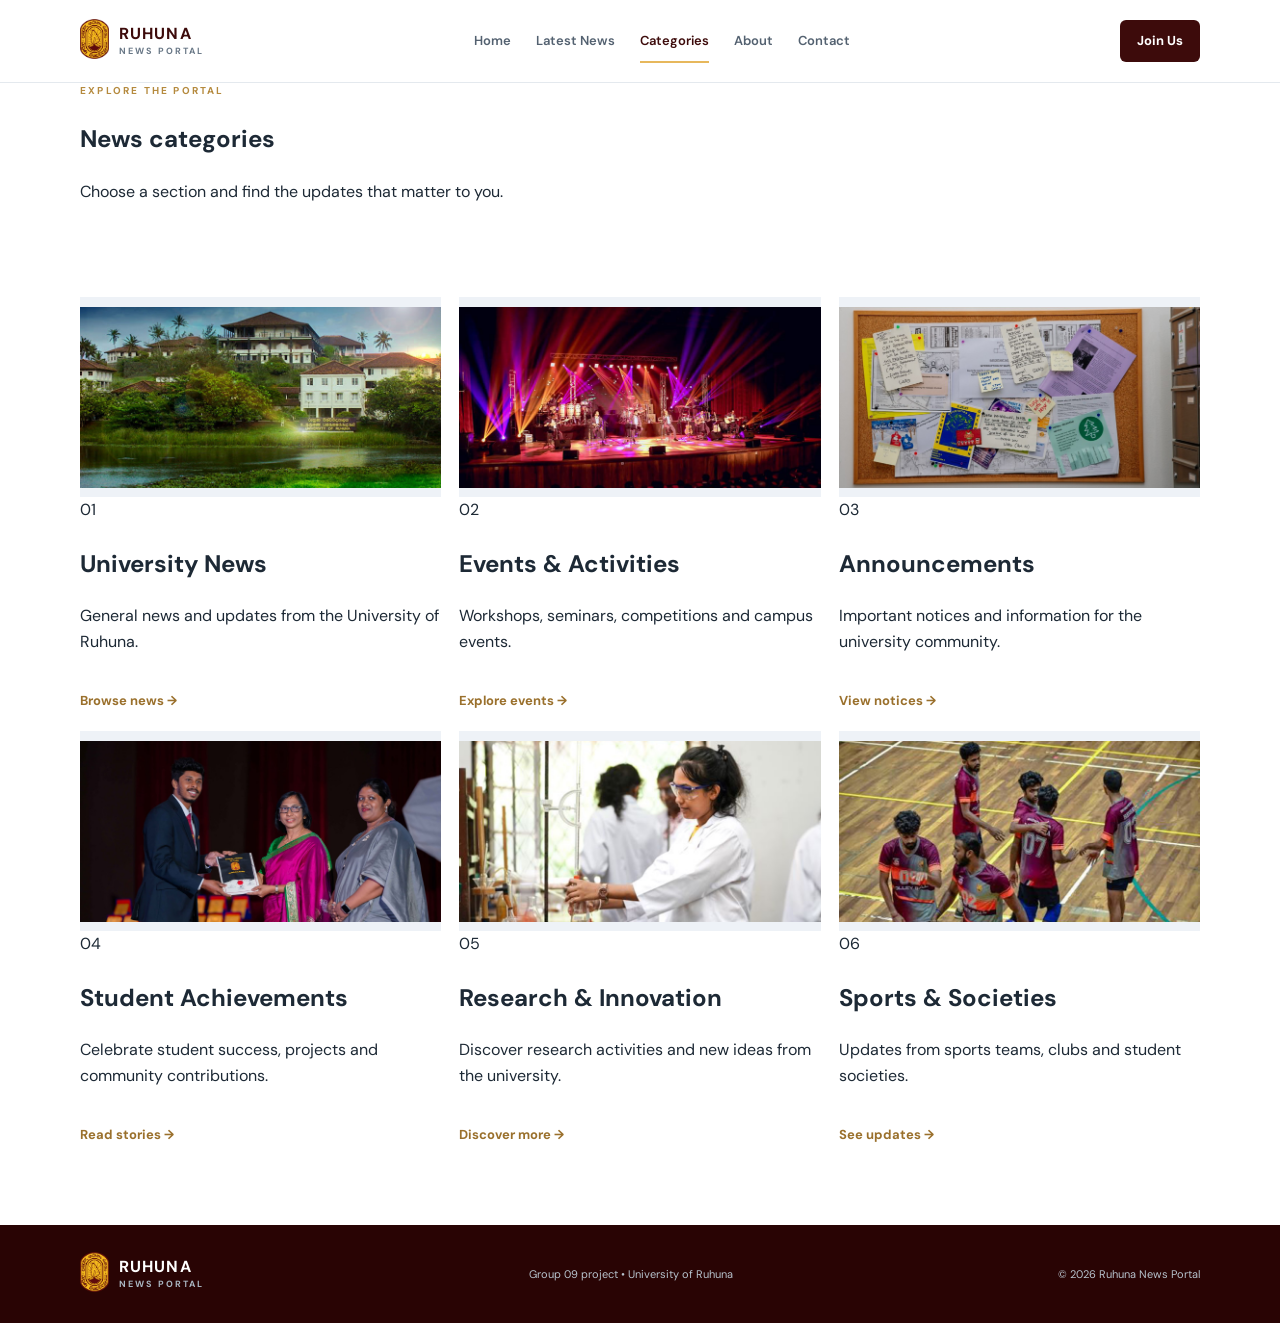
<file: services.html>
<!DOCTYPE html>
<html lang="en">
    <head>

        <meta charset="UTF-8"><meta name="viewport" content="width=device-width, initial-scale=1.0">
        <title>Services | University News Portal</title>
        <link rel="stylesheet" href="style.css"></head>

        <style>
            
           .category-grid {
                display: grid;
                grid-template-columns: repeat(3, 1fr);
                gap: 18px;
            }

            .category-card {
                padding: 0 !important;
                height: auto !important;
                overflow: hidden;
                display: block !important;
            }

            .category-card .category-image{
                width: 100% !important;
                height: 200px !important;
                object-fit: contain !important;
                object-position: center !important;
                display: block !important;
                background: #eef2f7;
            }

            .category-card .text-link {
                display: inline-block;
                margin-top: 18px;
            }

        </style>


    </head>
    <body>
     <header class="site-header">
        <div class="container header-inner">
        <a class="brand" href="index.html">
        <span class="brand-mark"><img class="logo" src="images/logo backgroud removed.gif"></span>
        <span>RUHUNA <small>NEWS PORTAL</small></span>
        </a><nav class="main-nav">
        <a href="index.html">Home</a>
        <a href="news.html">Latest News</a>
        <a class="active" href="services.html">Categories</a>
        <a href="about.html">About</a>
        <a href="contact.html">Contact</a>
        </nav><a class="nav-button" href="registration.html">Join Us</a></div>
     </header>

     <main>
        <section class="page-hero">
            <div class="container">
                <p class="eyebrow">EXPLORE THE PORTAL</p>
                <h1>News categories</h1>
                <p>Choose a section and find the updates that matter to you.</p>
            </div>
        </section>
        <section class="section container">
            <div class="category-grid">
                 <article class="category-card">
                    <img class="category-image" src="service_images/uni_news.jpg" alt="University News">
                    <span class="category-icon">01</span>
                    <h2>University News</h2>
                    <p>General news and updates from the University of Ruhuna.</p>
                    <a class="text-link" href="news.html">Browse news →</a>
                </article>
                <article class="category-card">
                    <img class="category-image" src="service_images/uni_events.jpg" alt="Events & Activities">
                    <span class="category-icon">02</span>
                    <h2>Events & Activities</h2>
                    <p>Workshops, seminars, competitions and campus events.</p>
                    <a class="text-link" href="news.html">Explore events →</a>
                </article>
                <article class="category-card">
                    <img class="category-image" src="service_images/uni_notice.jpg" alt="Announcements">
                    <span class="category-icon">03</span>
                    <h2>Announcements</h2>
                    <p>Important notices and information for the university community.</p>
                    <a class="text-link" href="news.html">View notices →</a>
                </article>
                <article class="category-card">
                    <img class="category-image" src="service_images/uni_archievements.jpg" alt="Student Achievements">
                    <span class="category-icon">04</span>
                    <h2>Student Achievements</h2>
                    <p>Celebrate student success, projects and community contributions.</p>
                    <a class="text-link" href="news.html">Read stories →</a>
                </article>
                <article class="category-card">
                    <img class="category-image" src="service_images/uni_research.jpg" alt="Research & Innovation">
                    <span class="category-icon">05</span>
                    <h2>Research & Innovation</h2>
                    <p>Discover research activities and new ideas from the university.</p>
                    <a class="text-link" href="news.html">Discover more →</a>
                </article>
                <article class="category-card">
                    <img class="category-image" src="service_images/uni_sports.jpg" alt="Sports & Societies">
                    <span class="category-icon">06</span>
                    <h2>Sports & Societies</h2>
                    <p>Updates from sports teams, clubs and student societies.</p>
                    <a class="text-link" href="news.html">See updates →</a>
                </article>
  </div></section>
</main>

<footer class="site-footer">
    <div class="container footer-inner">
        <a class="brand footer-brand" href="index.html">
            <span class="brand-mark"><img class="logo" src="images/logo backgroud removed.gif"></span>
            <span>RUHUNA <small>NEWS PORTAL</small>
            </span>
        </a>
        <p>Group 09 project • University of Ruhuna</p>
        <p>© 2026 Ruhuna News Portal</p>
    </div>
</footer>

</body>
</html>
</file>
<file: style.css>
/* COMMON STYLES: shared by all pages */

@import url('https://fonts.googleapis.com/css2?family=DM+Sans:wght@400;500;600;700&family=Playfair+Display:wght@600;700;800&display=swap');

:root {
    --navy: #3d0b0b;
    --navy2: #290404;
    --gold: #e7b85c;
    --ink: #1d2935;
    --muted: #687786;
    --paper: #f6f8fa;
    --line: #e4e9ee;
    --white: #fff;
}

* {
    box-sizing: border-box;
}

html {
    scroll-behavior: smooth;
}

body {
    margin: 0;
    color: var(--ink);
    font-family: 'DM Sans', Arial, sans-serif;
    line-height: 1.65;
    background: #fff;
}

a {
    color: inherit;
    text-decoration: none;
}

.container {
    width: min(1120px, calc(100% - 44px));
    margin: auto;
}

.site-header {
    background: #fff;
    border-bottom: 1px solid var(--line);
    position: relative;
    z-index: 2;
}

.header-inner {
    min-height: 82px;
    display: flex;
    align-items: center;
    justify-content: space-between;
    gap: 24px;
}

.brand {
    display: flex;
    align-items: center;
    gap: 10px;
    color: var(--navy);
    font-weight: 700;
    letter-spacing: 1.2px;
    line-height: 1.1;
}

.brand small {
    display: block;
    font-size: 9px;
    letter-spacing: 2px;
    color: var(--muted);
    margin-top: 5px;
}

.brand-logo {
    width: 42px;
    height: 42px;
    object-fit: contain;
    display: block;
}

.logo {
    max-width: 40px;
    max-height: 40px;
}


.main-nav {
    display: flex;
    align-items: center;
    gap: 25px;
}

.main-nav a {
    font-size: 13px;
    font-weight: 600;
    color: #536170;
}

.main-nav a:hover,
.main-nav a.active {
    color: var(--navy);
}

.main-nav a.active {
    box-shadow: 0 2px var(--gold);
    padding: 9px 0;
}

.nav-button {
    background: var(--navy);
    color: #fff;
    padding: 10px 17px;
    border-radius: 6px;
    font-size: 13px;
    font-weight: 700;
}

.nav-button:hover,
.button-dark:hover {
    background: var(--navy2);
}

.eyebrow {
    font-size: 10px;
    font-weight: 700;
    letter-spacing: 2.2px;
    color: #b58a3e;
    margin: 0 0 13px;
}

.button {
    display: inline-block;
    border: 0;
    border-radius: 6px;
    padding: 13px 20px;
    font: 700 13px 'DM Sans', sans-serif;
    cursor: pointer;
}

.button-light {
    background: var(--gold);
    color: var(--navy);
}

.button-light:hover {
    background: #f0c979;
}

.button-dark {
    background: var(--navy);
    color: #fff;
}

.text-link {
    font-size: 13px;
    font-weight: 700;
    color: #9a702c;
}

.text-link:hover {
    text-decoration: underline;
}

.light-link {
    color: #fff;
}

.section {
    padding-top: 76px;
    padding-bottom: 78px;
}

.site-footer {
    background: var(--navy2);
    color: #b7c3cd;
    padding: 27px 0;
}

.footer-inner {
    display: flex;
    align-items: center;
    justify-content: space-between;
    gap: 20px;
}

.footer-brand {
    color: #fff;
}

.footer-brand small {
    color: #aab7c2;
}

.footer-brand .brand-logo {
    background: #fff;
    padding: 4px;
    border-radius: 8px;
}

.footer-inner p {
    font-size: 11px;
    margin: 0;
}

@media (max-width: 850px) {

    .header-inner {
        flex-wrap: wrap;
        padding: 15px 0;
    }

    .main-nav {
        order: 3;
        width: 100%;
        justify-content: center;
        gap: 17px;
        flex-wrap: wrap;
    }
}

@media (max-width: 560px) {

    .container {
        width: min(100% - 30px, 1120px);
    }

    .header-inner {
        justify-content: center;
    }

    .main-nav {
        gap: 12px;
    }

    .main-nav a {
        font-size: 11px;
    }

    .nav-button {
        display: none;
    }

    .section {
        padding-top: 52px;
        padding-bottom: 55px;
    }

    .footer-inner {
        flex-direction: column;
        align-items: flex-start;
    }
}
</file>
